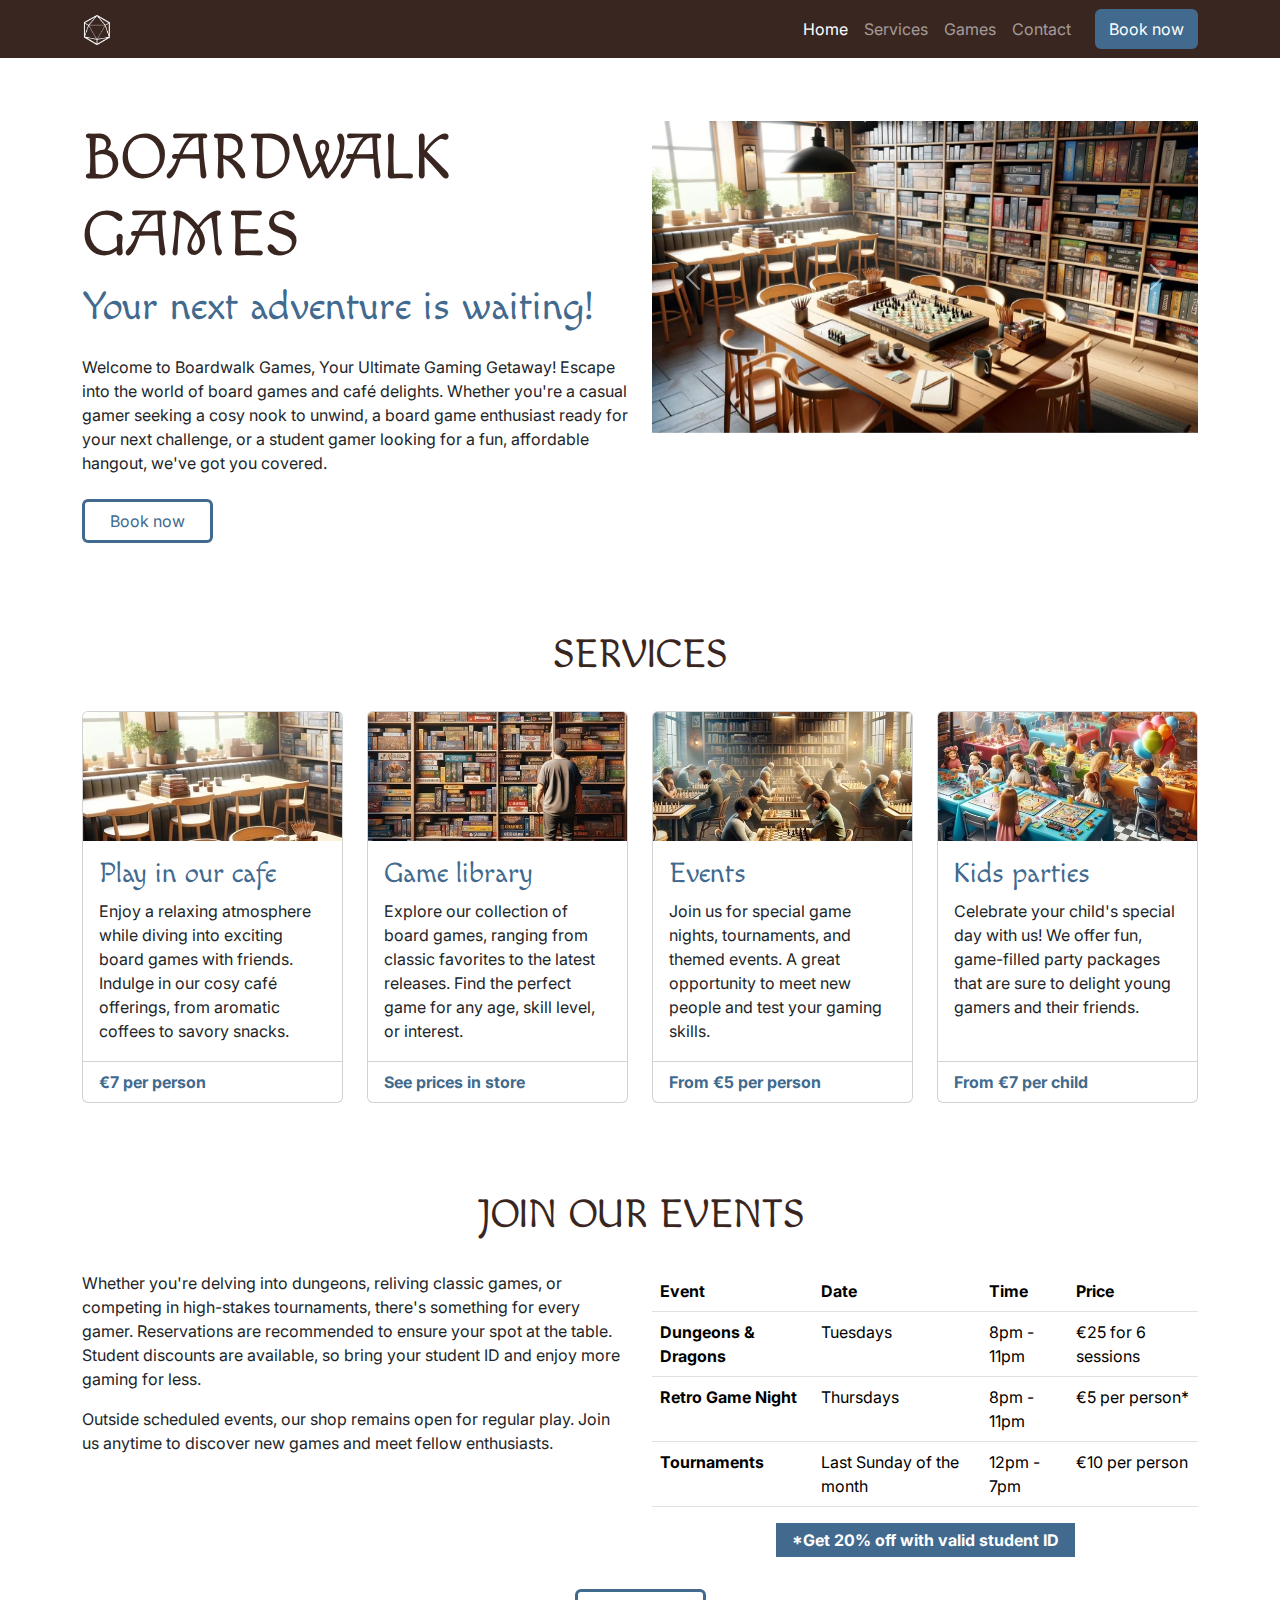
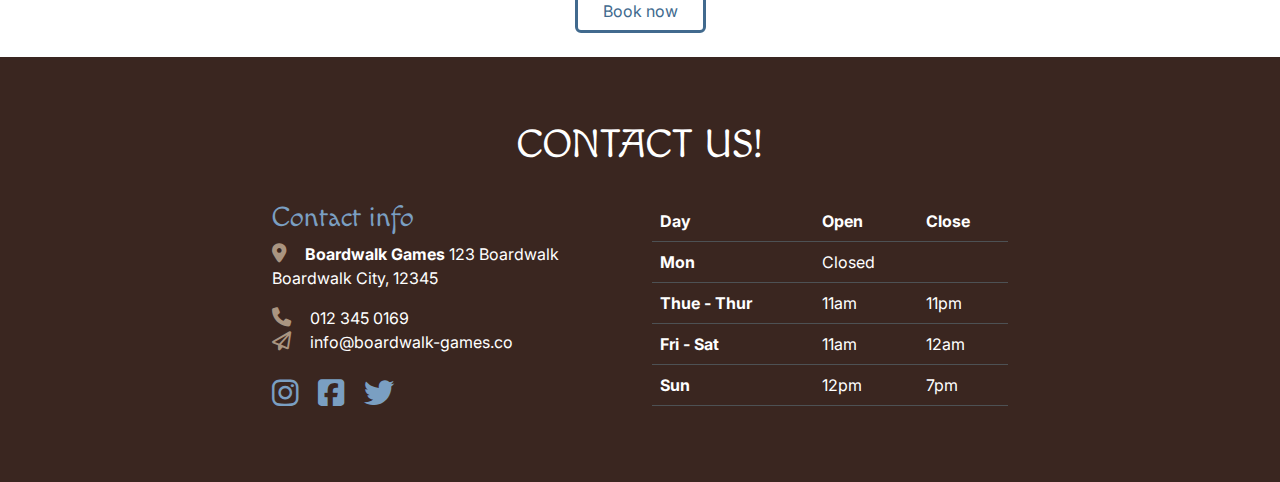
<file: index.html>
<!DOCTYPE html>
<html lang="en">
<head>
    <meta charset="UTF-8">
    <meta name="viewport" content="width=device-width, initial-scale=1.0">
    <meta name="description" content="Boardwalk Games, your ultimate gaming retreat! Perfect for casual gamers, enthusiasts, and student gatherings. Visit us for your next adventure in board gaming.">
    <title>Boardwalk Games | Home</title>
    <link href="https://cdn.jsdelivr.net/npm/bootstrap@5.3.3/dist/css/bootstrap.min.css" rel="stylesheet" integrity="sha384-QWTKZyjpPEjISv5WaRU9OFeRpok6YctnYmDr5pNlyT2bRjXh0JMhjY6hW+ALEwIH" crossorigin="anonymous">
    <link rel="stylesheet" href="https://cdnjs.cloudflare.com/ajax/libs/font-awesome/6.6.0/css/all.min.css">
    <link rel="stylesheet" href="./assets/styles.css">
    <link rel="apple-touch-icon" sizes="180x180" href="assets/images/apple-touch-icon.png">
    <link rel="icon" type="image/png" sizes="32x32" href="assets/images/favicon-32x32.png">
    <link rel="icon" type="image/png" sizes="16x16" href="assets/images/favicon-16x16.png">
</head>
<body class="d-flex flex-column min-vh-100">
    <nav id="navbar" class="navbar navbar-expand-lg bg-body-tertiary fixed-top" data-bs-theme="dark">
        <div class="container">
          <a class="navbar-brand" href="#">
            <img src="./assets/images/logo-sm-white.png" class="logo" alt="Logo">
          </a>
          <button class="navbar-toggler" type="button" data-bs-toggle="collapse" data-bs-target="#navbarNav" aria-controls="navbarNav" aria-expanded="false" aria-label="Toggle navigation">
            <span class="navbar-toggler-icon"></span>
          </button>
          <div class="collapse navbar-collapse" id="navbarNav">
            <ul class="navbar-nav ms-auto">
              <li class="nav-item">
                <a class="nav-link active" aria-current="page" href="#">Home</a>
              </li>
              <li class="nav-item">
                <a class="nav-link" href="#services">Services</a>
              </li>
              <li class="nav-item">
                <a class="nav-link" href="./game-library.html">Games</a>
              </li>
              <li class="nav-item">
                <a class="nav-link" href="#contact">Contact</a>
              </li>
              <li class="nav-item">
                <a href="booking.html" class="btn custom-button-filled ms-lg-3">Book now</a>
              </li>
            </ul>
          </div>
        </div>
      </nav>
     <header id="header" class="container section">
        <div class="row">
            <div class="col-12 col-xl-6 text-center text-xl-start">
                <h1 class="display-3">Boardwalk Games</h1>
                <p class="lead display-6 sub-heading-color">Your next adventure is waiting!</p>
                <p class="my-4">
                    Welcome to Boardwalk Games, Your Ultimate Gaming Getaway! Escape into the world of board games and café delights. Whether you're a casual gamer seeking a cosy nook to unwind, a board game enthusiast ready for your next challenge, or a student gamer looking for a fun, affordable hangout, we've got you covered.
                </p>
                <a href="booking.html" class="btn custom-button-outline mb-4">Book now</a>
            </div>
            <div class="col-12 col-xl-6">
                <div id="carouselExampleAutoplaying" class="carousel slide" data-bs-ride="carousel">
                    <div class="carousel-inner">
                      <div class="carousel-item active">
                        <img src="./assets/images/boardwalk-games-carousel-image-1.webp" class="d-block w-100" alt="The inside of Boardwalk Games with bookshelves filled with boardgames, and wooden tables to play at">
                      </div>
                      <div class="carousel-item">
                        <img src="./assets/images/boardwalk-games-carousel-image-2.webp" class="d-block w-100" alt="The inside of Boardwalk Games with bookshelves filled with boardgames, and wooden tables to play at">
                      </div>
                      <div class="carousel-item">
                        <img src="./assets/images/boardwalk-games-carousel-image-3.webp" class="d-block w-100" alt="The inside of Boardwalk Games with bookshelves filled with boardgames, and wooden tables to play at">
                      </div>
                      <div class="carousel-item">
                        <img src="./assets/images/boardwalk-games-carousel-image-4.webp" class="d-block w-100" alt="The back-room at Boardwalk Games set up for a Dungeons and Dragons evening">
                      </div>
                      <div class="carousel-item">
                        <img src="./assets/images/boardwalk-games-carousel-image-5.webp" class="d-block w-100" alt="A cup of steaming coffee on a wooden table, some playing cards, and a notebook.">
                      </div>
                      <div class="carousel-item">
                        <img src="./assets/images/boardwalk-games-carousel-image-6.webp" class="d-block w-100" alt="Students playing a card game at Boardwalk Games">
                      </div>
                    </div>
                    <button class="carousel-control-prev" type="button" data-bs-target="#carouselExampleAutoplaying" data-bs-slide="prev">
                      <span class="carousel-control-prev-icon" aria-hidden="true"></span>
                      <span class="visually-hidden">Previous</span>
                    </button>
                    <button class="carousel-control-next" type="button" data-bs-target="#carouselExampleAutoplaying" data-bs-slide="next">
                      <span class="carousel-control-next-icon" aria-hidden="true"></span>
                      <span class="visually-hidden">Next</span>
                    </button>
                  </div>
            </div>
        </div>
     </header>

     <main>
        <section id="services" class="container section">
            <div class="row">
                <div class="col-12 text-center">
                    <h2 class="display-6">Services</h2>
                </div>
                <div class="col-12 col-md-6 col-xl-3">
                    <div class="card">
                        <img src="assets/images/services-1.webp" class="card-img-top"
                            alt="Boardwalk games cafe table by a window, stacks of boardgames can be seen on the table">
                        <div class="card-body">
                            <h3 class="card-title sub-heading-color">Play in our cafe</h3>
                            <p class="card-text">
                                Enjoy a relaxing atmosphere while diving into exciting board
                                games with friends. Indulge in our cosy café offerings, from
                                aromatic coffees to savory snacks.
                            </p>
                        </div>
                        <div class="card-footer">
                            <p class="mb-0">€7 per person</p>
                        </div>
                    </div>
                </div>
                <div class="col-12 col-md-6 col-xl-3">
                    <div class="card">
                        <img src="assets/images/services-2.webp" class="card-img-top"
                            alt="Board games stacked in bookshelves, a man can be seen browsing the shelves" />
                        <div class="card-body">
                            <!-- bootstrap cards come as h5 by default, changed to h3 to fit project heading hierarchy -->
                            <h3 class="card-title sub-heading-color">Game library</h3>
                            <p class="card-text">
                                Explore our collection of board games, ranging from classic
                                favorites to the latest releases. Find the perfect game for
                                any age, skill level, or interest.
                            </p>
                        </div>
                        <div class="card-footer">
                            <p class="mb-0">See prices in store</p>
                        </div>
                    </div>
                </div>
                <div class="col-12 col-md-6 col-xl-3">
                    <div class="card">
                        <img src="assets/images/services-3.webp" class="card-img-top" alt="A chess tournament being held at Boardwalk Games">
                        <div class="card-body">
                            <h3 class="card-title sub-heading-color">Events</h3>
                            <p class="card-text">
                                Join us for special game nights, tournaments, and themed
                                events. A great opportunity to meet new people and test your
                                gaming skills.
                            </p>
                        </div>
                        <div class="card-footer">
                            <p class="mb-0">From €5 per person</p>
                        </div>
                    </div>
                </div>
                <div class="col-12 col-md-6 col-xl-3">
                    <div class="card">
                        <img src="assets/images/services-4.webp" class="card-img-top"
                            alt="A kids party being held at Boardwalk Games">
                        <div class="card-body">
                            <h3 class="card-title sub-heading-color">Kids parties</h3>
                            <p class="card-text">
                                Celebrate your child's special day with us! We offer fun,
                                game-filled party packages that are sure to delight young
                                gamers and their friends.
                            </p>
                        </div>
                        <div class="card-footer">
                            <p class="mb-0">From €7 per child</p>
                        </div>
                    </div>
                </div>
            </div>
        </section>
        <section id="booking" class="container section">
          <div class="row">
            <div class="col-12">
              <h2 class="display-6 text-center">Join Our Events</h2>
            </div>
            <div class="col-12 col-md-6">
              <p>Whether you're delving into dungeons, reliving classic games, or competing in high-stakes tournaments, there's something for every gamer. Reservations are recommended to ensure your spot at the table. Student discounts are available, so bring your student ID and enjoy more gaming for less.
              </p>
              <p>Outside scheduled events, our shop remains open for regular play. Join us anytime to discover new games and meet fellow enthusiasts.</p>
            </div>
            <div class="col-12 col-md-6 d-flex flex-column align-items-center">
              <div class="table-responsive">
              <table class="table table-hover">
                <thead>
                  <tr>
                    <th scope="col">Event</th>
                    <th scope="col">Date</th>
                    <th scope="col">Time</th>
                    <th scope="col">Price</th>
                  </tr>
                </thead>
                <tbody>
                  <tr>
                    <th scope="row">Dungeons & Dragons</th>
                    <td>Tuesdays</td>
                    <td>8pm - 11pm</td>
                    <td>€25 for 6 sessions</td>
                  </tr>
                  <tr>
                    <th scope="row">Retro Game Night</th>
                    <td>Thursdays</td>
                    <td>8pm - 11pm</td>
                    <td>€5 per person*</td>
                  </tr>
                  <tr>
                    <th scope="row">Tournaments</th>
                    <td>Last Sunday of the month</td>
                    <td>12pm - 7pm</td>
                    <td>€10 per person</td>
                  </tr>
                </tbody>
              </table>
            </div>
              <p class="text-center lead">*Get 20% off with valid student ID</p>
            </div>
            <div class="col-12 d-flex justify-content-center mt-3">
              <a href="/booking.html" class="btn custom-button-outline mb-4">Book now</a>
            </div>
          </div>
        </section>
     </main>

     <footer id="contact" class="mt-auto">
      <div class="container section">
        <div class="row justify-content-center">
            <div class="col-12">
             <h2 class="display-6 text-center">Contact us!</h2>
            </div>
            <div class="col-12 col-md-6 col-xl-4">
             <h3 class="sub-heading-color">Contact info</h3>
             <address>
                 <strong><i class="fa-solid fa-location-dot"></i> Boardwalk Games</strong>
                 123 Boardwalk <br>
                 Boardwalk City, 12345
             </address>
             <p>
                 <i class="fa-solid fa-phone"></i> 012 345 0169 <br>
                 <i class="fa-regular fa-paper-plane"></i> info@boardwalk-games.co
             </p>
             <div class="social-links my-4">
                 <a href="https://www.instagram.com/" target="_blank" aria-label="Visit our Instagram page (opens in a new tab)" rel="noopener"><i class="fa-brands fa-instagram"></i></a>
                 <a href="https://www.facebook.com/" target="_blank" aria-label="Visit our Facebook page (opens in a new tab)" rel="noopener"><i class="fa-brands fa-square-facebook"></i></a>
                 <a href="https://x.com/" target="_blank" aria-label="Visit our X feed page (opens in a new tab)" rel="noopener"><i class="fa-brands fa-twitter"></i></a>
             </div>
            </div>
            <div class="col-12 col-md-6 col-xl-4">
              <table class="table table-dark">
                <thead>
                  <tr>
                    <th scope="col">Day</th>
                    <th scope="col">Open</th>
                    <th scope="col">Close</th>
                  </tr>
                </thead>
                <tbody>
                  <tr>
                    <th scope="row">Mon</th>
                    <td>Closed</td>
                    <td>&nbsp;</td>
                  </tr>
                  <tr>
                    <th scope="row">Thue - Thur</th>
                    <td>11am</td>
                    <td>11pm</td>
                  </tr>
                  <tr>
                    <th scope="row">Fri - Sat</th>
                    <td>11am</td>
                    <td>12am</td>
                  </tr>
                  <tr>
                    <th scope="row">Sun</th>
                    <td>12pm</td>
                    <td>7pm</td>
                  </tr>
                </tbody>
              </table>
            </div>
        </div>
      </div>
     </footer>

    <script src="https://cdn.jsdelivr.net/npm/bootstrap@5.3.3/dist/js/bootstrap.bundle.min.js" integrity="sha384-YvpcrYf0tY3lHB60NNkmXc5s9fDVZLESaAA55NDzOxhy9GkcIdslK1eN7N6jIeHz" crossorigin="anonymous"></script>
    <!-- JavaScript code to ensure the Bootstrap mobile navbar collapses when navigating to in-page links -->
<script>
  document
      .querySelectorAll(".navbar-collapse .nav-link")
      .forEach((link) => {
          link.addEventListener("click", function (e) {
              let section = document.querySelector(e.target.getAttribute("href"));
              if (section) {
                  e.preventDefault(); // Prevent default anchor click behavior
                  let navbarHeight = document.querySelector(".navbar-toggler").offsetHeight;
                  window.scroll({
                      top: section.offsetTop - navbarHeight, // Adjust for navbar height
                      behavior: "smooth",
                  });
                  document
                      .querySelector(".navbar-collapse")
                      .classList.remove("show"); // Collapse navbar
              }
          });
      });
</script>
</body>
</html>
</file>
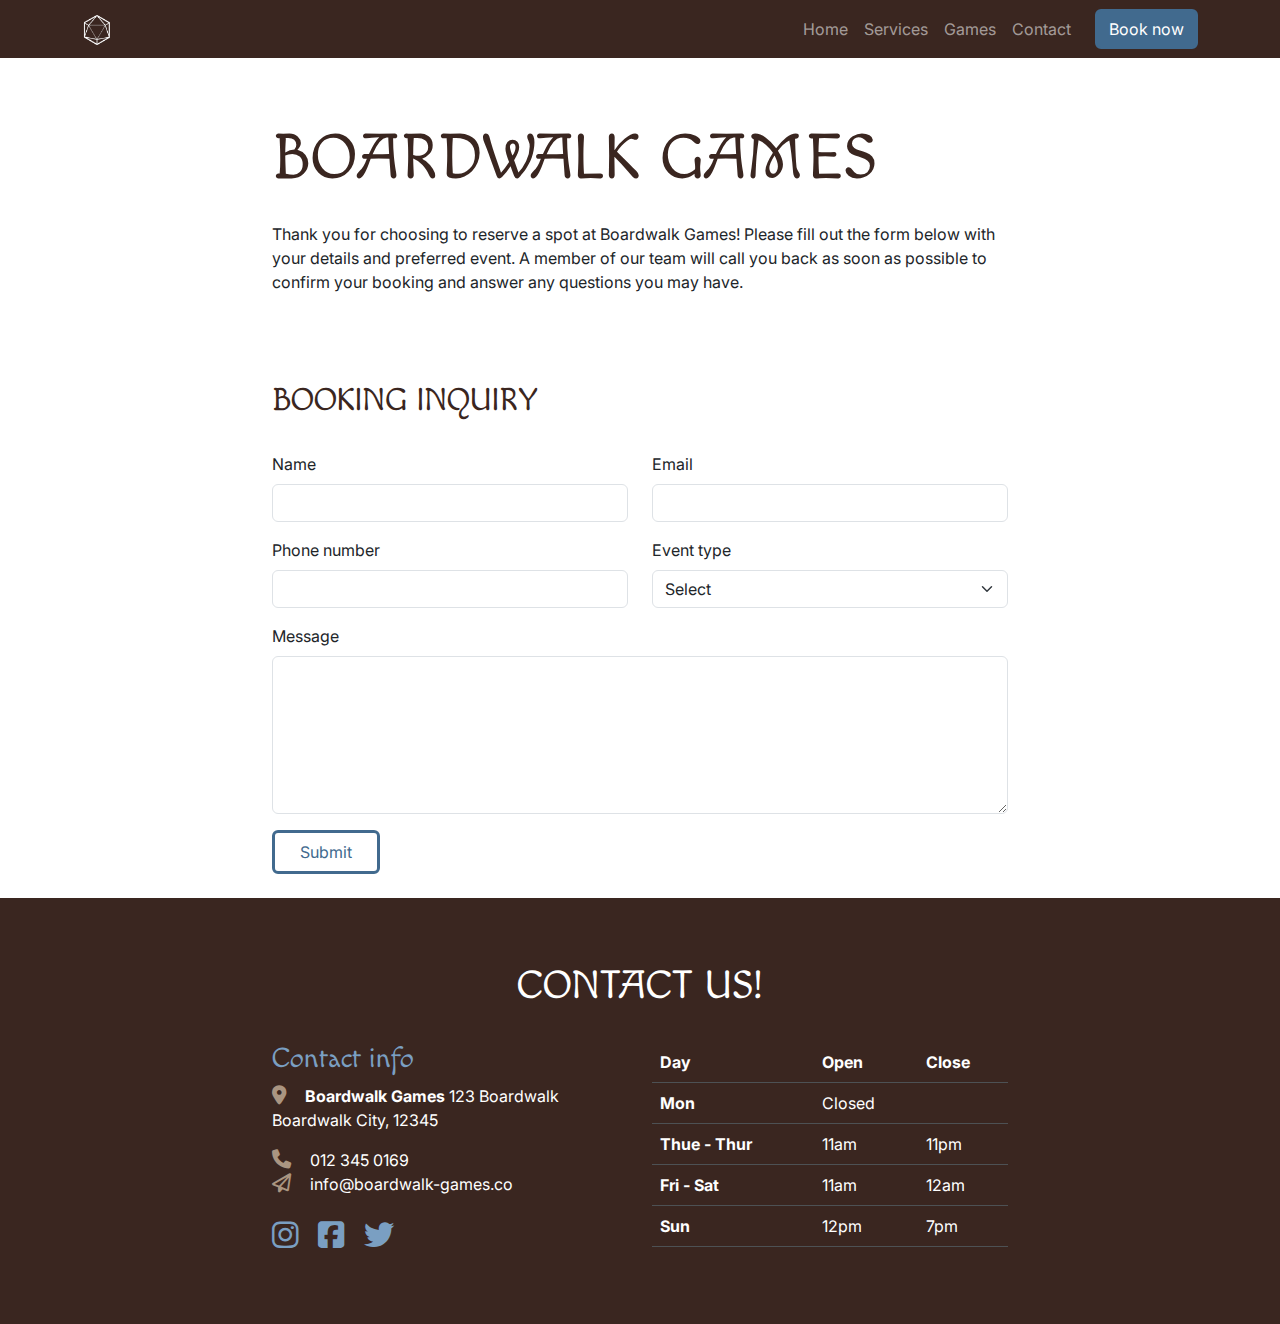
<file: booking.html>
<!DOCTYPE html>
<html lang="en">
<head>
    <meta charset="UTF-8">
    <meta name="viewport" content="width=device-width, initial-scale=1.0">
    <meta name="description" content="Boardwalk Games, your ultimate gaming retreat! Perfect for casual gamers, enthusiasts, and student gatherings. Visit us for your next adventure in board gaming.">
    <title>Boardwalk Games | Booking inquiry</title>
    <link href="https://cdn.jsdelivr.net/npm/bootstrap@5.3.3/dist/css/bootstrap.min.css" rel="stylesheet" integrity="sha384-QWTKZyjpPEjISv5WaRU9OFeRpok6YctnYmDr5pNlyT2bRjXh0JMhjY6hW+ALEwIH" crossorigin="anonymous">
    <link rel="stylesheet" href="https://cdnjs.cloudflare.com/ajax/libs/font-awesome/6.6.0/css/all.min.css">
    <link rel="stylesheet" href="./assets/styles.css">
    <link rel="apple-touch-icon" sizes="180x180" href="assets/images/apple-touch-icon.png">
    <link rel="icon" type="image/png" sizes="32x32" href="assets/images/favicon-32x32.png">
    <link rel="icon" type="image/png" sizes="16x16" href="assets/images/favicon-16x16.png">
</head>
<body class="d-flex flex-column min-vh-100">
    <nav id="navbar" class="navbar navbar-expand-lg bg-body-tertiary fixed-top" data-bs-theme="dark">
        <div class="container">
          <a class="navbar-brand" href="#">
            <img src="./assets/images/logo-sm-white.png" class="logo" alt="Logo">
          </a>
          <button class="navbar-toggler" type="button" data-bs-toggle="collapse" data-bs-target="#navbarNav" aria-controls="navbarNav" aria-expanded="false" aria-label="Toggle navigation">
            <span class="navbar-toggler-icon"></span>
          </button>
          <div class="collapse navbar-collapse" id="navbarNav">
            <ul class="navbar-nav ms-auto">
              <li class="nav-item">
                <a class="nav-link" href="./index.html">Home</a>
              </li>
              <li class="nav-item">
                <a class="nav-link" href="/index.html#services">Services</a>
              </li>
              <li class="nav-item">
                <a class="nav-link" href="./game-library.html">Games</a>
              </li>
              <li class="nav-item">
                <a class="nav-link" href="index.html#contact">Contact</a>
              </li>
              <li class="nav-item">
                <a href="booking.html" class="btn custom-button-filled ms-lg-3" aria-current="page">Book now</a>
              </li>
            </ul>
          </div>
        </div>
      </nav>
      <header id="header" class="container section">
        <div class="row justify-content-center">
            <div class="col-12 col-md-8 text-center text-xl-start">
                <h1 class="display-3">Boardwalk Games</h1>
                <p class="my-4">
                    Thank you for choosing to reserve a spot at Boardwalk Games! Please
                    fill out the form below with your details and preferred event. A
                    member of our team will call you back as soon as possible to confirm
                    your booking and answer any questions you may have.
                </p>
            </div>
        </div>
    </header>

    <main>
        <!-- Booking inquiry form section -->
        <section id="booking-form" class="container section">
            <div class="row justify-content-center">
                <div class="col-12 col-md-8">
                    <h2>Booking inquiry</h2>
                    <form action="/success.html" method="get">
                        <div class="row">
                            <div class="col-12 col-lg-6 mb-3">
                                <label for="name" class="form-label">Name</label>
                                <input type="text" class="form-control" id="name" name="name" required>
                            </div>
                            <div class="col-12 col-lg-6 mb-3">
                                <label for="email" class="form-label">Email</label>
                                <input type="email" class="form-control" id="email" name="email" required>
                            </div>
                            <div class="col-12 col-lg-6 mb-3">
                                <label for="phone" class="form-label">Phone number</label>
                                <input type="number" class="form-control" id="phone" name="phone" required>
                            </div>
                            <div class="col-12 col-lg-6 mb-3">
                                <label for="event-type" class="form-label">Event type</label>
                                <select id="event-type" class="form-select" name="event-type" required>
                                    <option value="" selected>Select</option>
                                    <option value="regular-play">Reserve a table</option>
                                    <option value="dnd">Dungeons & Dragons</option>
                                    <option value="retro-night">Retro Game Night</option>
                                    <option value="tournament">Tournament</option>
                                    <option value="kids-party">Kids party</option>
                                </select>
                            </div>
                            <div class="col-12 mb-3">
                                <label for="message" class="form-label">Message</label>
                                <textarea class="form-control" rows="6" id="message" name="message" required></textarea>
                            </div>
                        </div>
    
                        <button type="submit" class="btn custom-button-outline mb-4">Submit</button>
                    </form>
                </div>
            </div>
        </section>
    </main>

    <footer id="contact" class="mt-auto">
        <div class="container section">
          <div class="row justify-content-center">
              <div class="col-12">
               <h2 class="display-6 text-center">Contact us!</h2>
              </div>
              <div class="col-12 col-md-6 col-xl-4">
               <h3 class="sub-heading-color">Contact info</h3>
               <address>
                   <strong><i class="fa-solid fa-location-dot"></i> Boardwalk Games</strong>
                   123 Boardwalk <br>
                   Boardwalk City, 12345
               </address>
               <p>
                   <i class="fa-solid fa-phone"></i> 012 345 0169 <br>
                   <i class="fa-regular fa-paper-plane"></i> info@boardwalk-games.co
               </p>
               <div class="social-links my-4">
                   <a href="https://www.instagram.com/" target="_blank" aria-label="Visit our Instagram page (opens in a new tab)" rel="noopener"><i class="fa-brands fa-instagram"></i></a>
                   <a href="https://www.facebook.com/" target="_blank" aria-label="Visit our Facebook page (opens in a new tab)" rel="noopener"><i class="fa-brands fa-square-facebook"></i></a>
                   <a href="https://x.com/" target="_blank" aria-label="Visit our X feed page (opens in a new tab)" rel="noopener"><i class="fa-brands fa-twitter"></i></a>
               </div>
              </div>
              <div class="col-12 col-md-6 col-xl-4">
                <table class="table table-dark">
                  <thead>
                    <tr>
                      <th scope="col">Day</th>
                      <th scope="col">Open</th>
                      <th scope="col">Close</th>
                    </tr>
                  </thead>
                  <tbody>
                    <tr>
                      <th scope="row">Mon</th>
                      <td>Closed</td>
                      <td>&nbsp;</td>
                    </tr>
                    <tr>
                      <th scope="row">Thue - Thur</th>
                      <td>11am</td>
                      <td>11pm</td>
                    </tr>
                    <tr>
                      <th scope="row">Fri - Sat</th>
                      <td>11am</td>
                      <td>12am</td>
                    </tr>
                    <tr>
                      <th scope="row">Sun</th>
                      <td>12pm</td>
                      <td>7pm</td>
                    </tr>
                  </tbody>
                </table>
              </div>
          </div>
        </div>
       </footer>

    <script src="https://cdn.jsdelivr.net/npm/bootstrap@5.3.3/dist/js/bootstrap.bundle.min.js" integrity="sha384-YvpcrYf0tY3lHB60NNkmXc5s9fDVZLESaAA55NDzOxhy9GkcIdslK1eN7N6jIeHz" crossorigin="anonymous"></script>
</body>
</html>
</file>
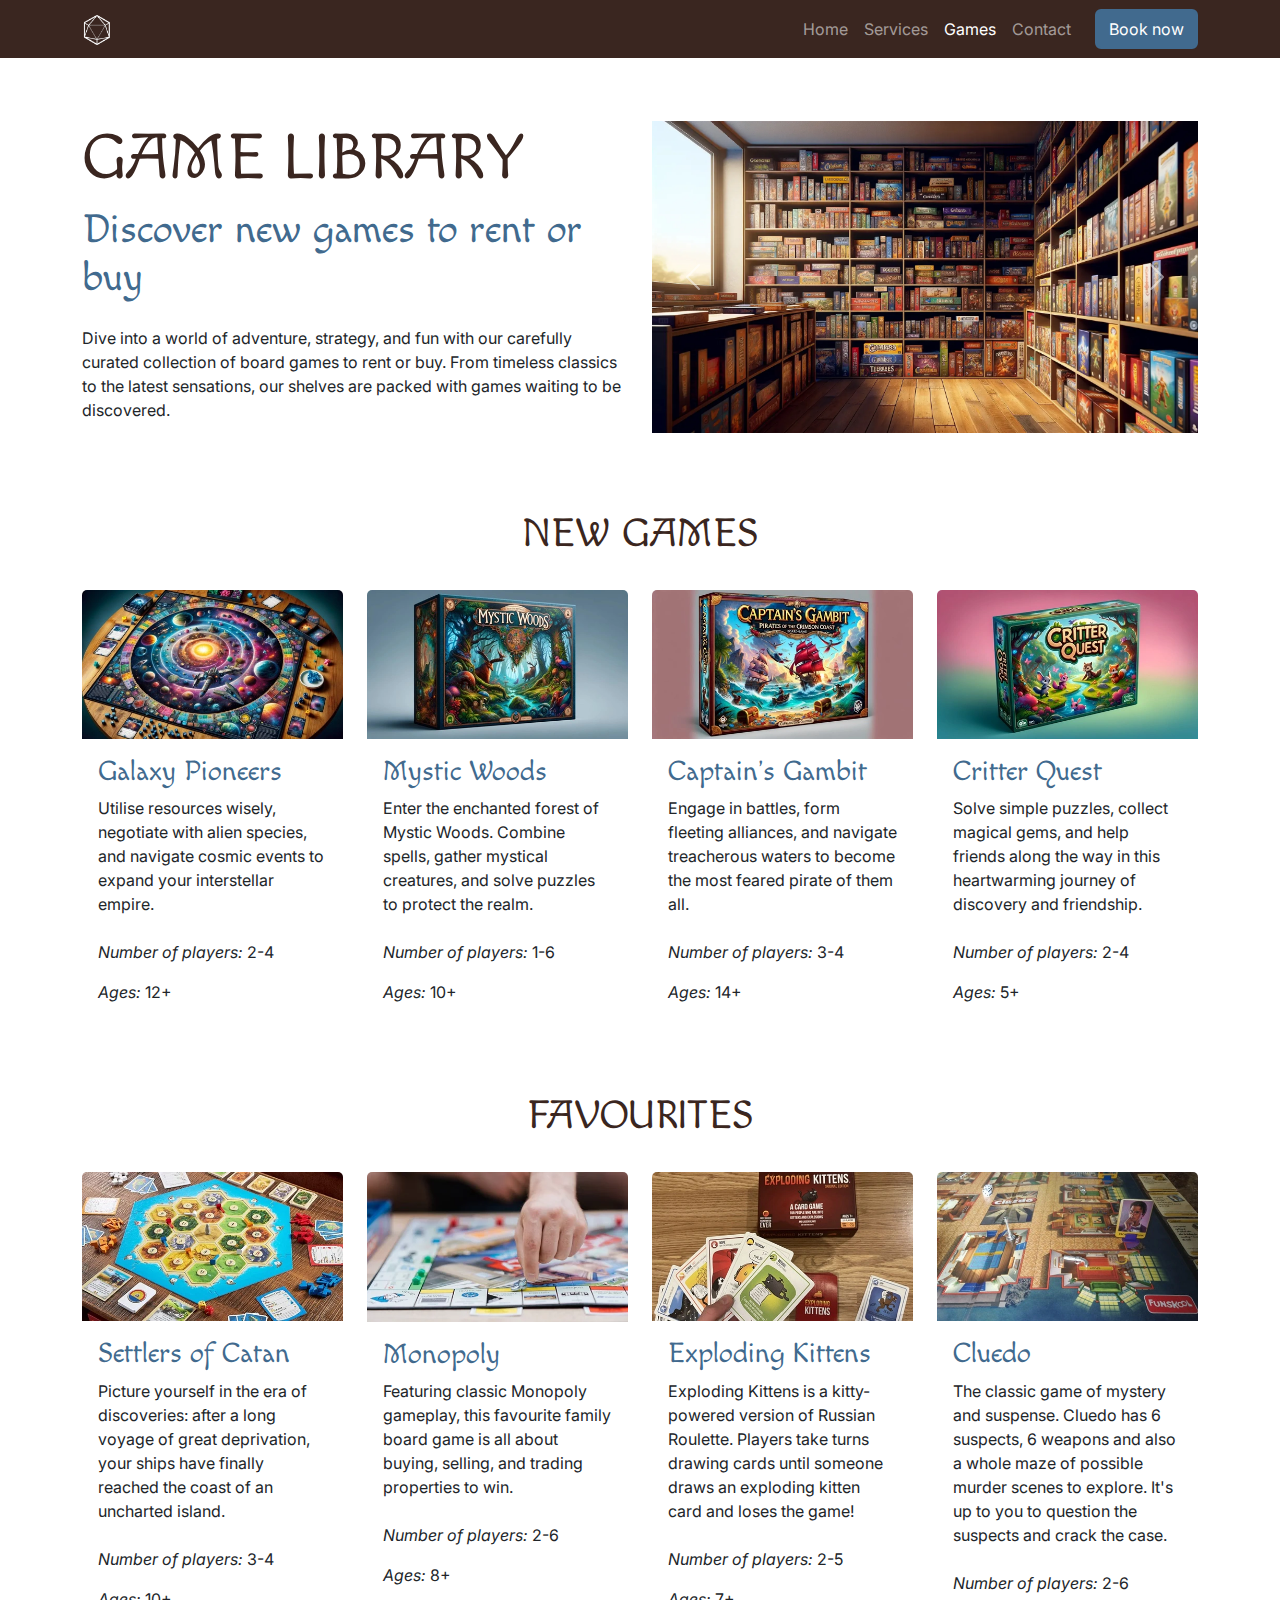
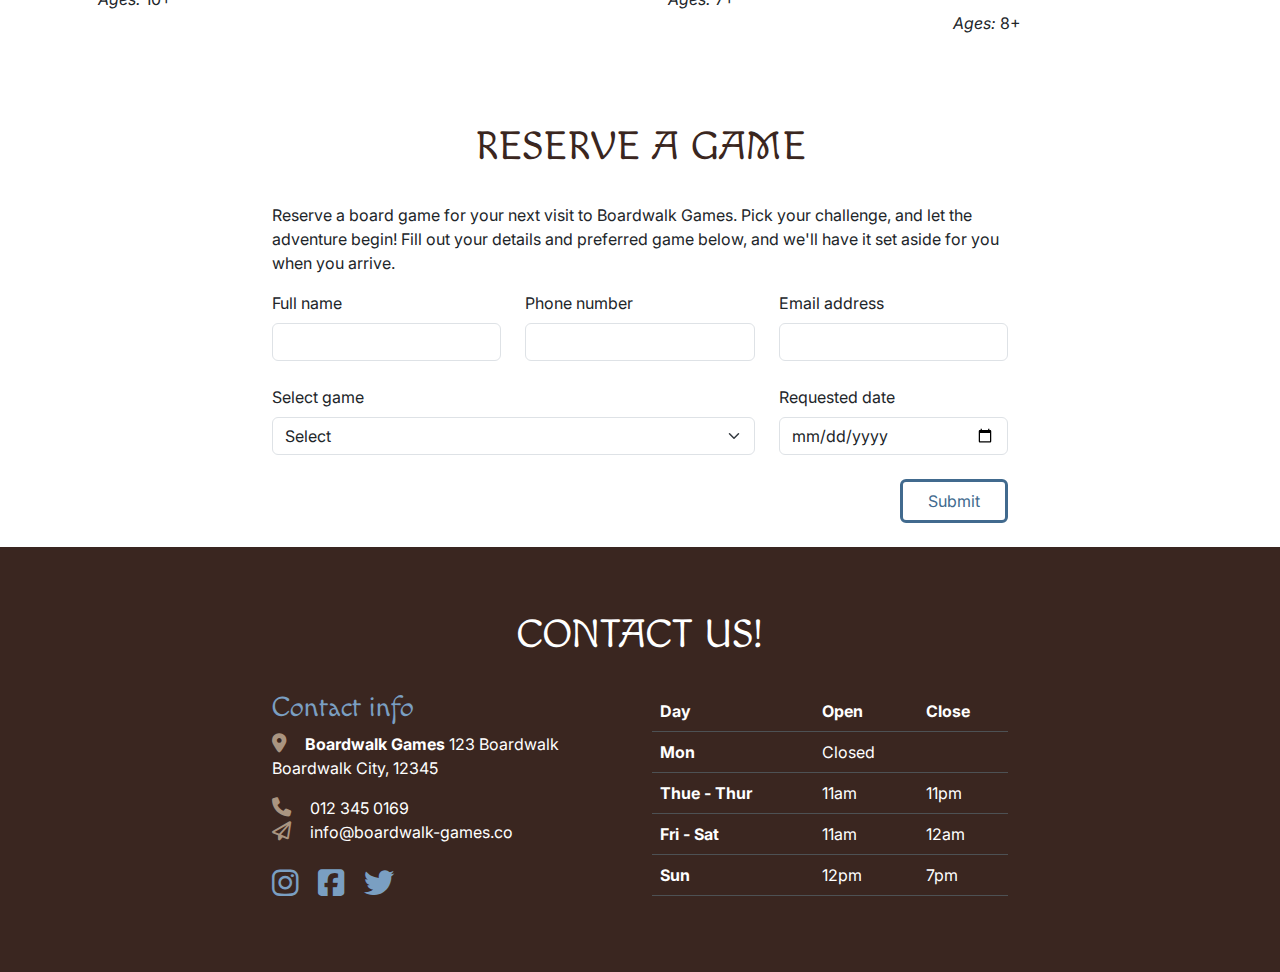
<file: game-library.html>
<!DOCTYPE html>
<html lang="en">
<head>
    <meta charset="UTF-8">
    <meta name="viewport" content="width=device-width, initial-scale=1.0">
    <meta name="description" content="Explore Boardwalk Games' vast library of engaging and exciting board games available for rent or purchase. Reserve your game online and embark on your next board game adventure today!">
    <title>Boardwalk Games | Game Library</title>
    <link href="https://cdn.jsdelivr.net/npm/bootstrap@5.3.3/dist/css/bootstrap.min.css" rel="stylesheet" integrity="sha384-QWTKZyjpPEjISv5WaRU9OFeRpok6YctnYmDr5pNlyT2bRjXh0JMhjY6hW+ALEwIH" crossorigin="anonymous">
    <link rel="stylesheet" href="https://cdnjs.cloudflare.com/ajax/libs/font-awesome/6.6.0/css/all.min.css">
    <link rel="stylesheet" href="./assets/styles.css">
    <link rel="apple-touch-icon" sizes="180x180" href="assets/images/apple-touch-icon.png">
    <link rel="icon" type="image/png" sizes="32x32" href="assets/images/favicon-32x32.png">
    <link rel="icon" type="image/png" sizes="16x16" href="assets/images/favicon-16x16.png">
</head>
<body class="d-flex flex-column min-vh-100">
    <nav id="navbar" class="navbar navbar-expand-lg bg-body-tertiary fixed-top" data-bs-theme="dark">
        <div class="container">
          <a class="navbar-brand" href="#">
            <img src="./assets/images/logo-sm-white.png" class="logo" alt="Logo">
          </a>
          <button class="navbar-toggler" type="button" data-bs-toggle="collapse" data-bs-target="#navbarNav" aria-controls="navbarNav" aria-expanded="false" aria-label="Toggle navigation">
            <span class="navbar-toggler-icon"></span>
          </button>
          <div class="collapse navbar-collapse" id="navbarNav">
            <ul class="navbar-nav ms-auto">
              <li class="nav-item">
                <a class="nav-link" href="./index.html">Home</a>
              </li>
              <li class="nav-item">
                <a class="nav-link" href="index.html#services">Services</a>
              </li>
              <li class="nav-item">
                <a class="nav-link active" aria-current="page" href="./game-library.html">Games</a>
              </li>
              <li class="nav-item">
                <a class="nav-link" href="index.html#contact">Contact</a>
              </li>
              <li class="nav-item">
                <a href="booking.html" class="btn custom-button-filled ms-lg-3">Book now</a>
              </li>
            </ul>
          </div>
        </div>
      </nav>
     <header id="header" class="container section">
        <div class="row">
            <div class="col-12 col-xl-6 text-center text-xl-start">
                <h1 class="display-3">Game Library</h1>
                <p class="lead display-6 sub-heading-color">Discover new games to rent or buy</p>
                <p class="my-4">
                    Dive into a world of adventure, strategy, and fun with our carefully curated collection of board games to rent or buy. From timeless classics to the latest sensations, our shelves are packed with games waiting to be discovered.
                </p>
            </div>
            <div class="col-12 col-xl-6">
                <div id="carouselExampleAutoplaying" class="carousel slide" data-bs-ride="carousel">
                    <div class="carousel-inner">
                      <div class="carousel-item active">
                        <img src="./assets/images/game-library-carousel-1.webp" class="d-block w-100" alt="Bookshelves filled with boardgames">
                      </div>
                      <div class="carousel-item">
                        <img src="./assets/images/game-library-carousel-2.webp" class="d-block w-100" alt="Bookshelves filled with boardgames">
                      </div>
                      <div class="carousel-item">
                        <img src="./assets/images/game-library-carousel-3.webp" class="d-block w-100" alt="Bookshelves filled with boardgames, one man is browsing the shelves">
                      </div>
                      <div class="carousel-item">
                        <img src="./assets/images/game-library-carousel-4.webp" class="d-block w-100" alt="8 board games stacked on top of each other">
                      </div>
                    </div>
                    <button class="carousel-control-prev" type="button" data-bs-target="#carouselExampleAutoplaying" data-bs-slide="prev">
                      <span class="carousel-control-prev-icon" aria-hidden="true"></span>
                      <span class="visually-hidden">Previous</span>
                    </button>
                    <button class="carousel-control-next" type="button" data-bs-target="#carouselExampleAutoplaying" data-bs-slide="next">
                      <span class="carousel-control-next-icon" aria-hidden="true"></span>
                      <span class="visually-hidden">Next</span>
                    </button>
                  </div>
            </div>
        </div>
     </header>

    <main>
        <section id="new-games" class="container section">
            <div class="row">
                <div class="col-12 text-center">
                    <h2 class="display-6">New games</h2>
                </div>
                <div class="col-12 col-md-6 col-xl-3">
                    <div class="card">
                        <img src="assets/images/new-games-1.webp" class="card-img-top"
                            alt="Galaxy Pioneers board game" />
                        <div class="card-body">
                            <!-- bootstrap cards come as h5 by default, changed to h3 to fit project heading hierarchy -->
                            <h3 class="card-title sub-heading-color">Galaxy Pioneers</h3>
                            <p class="card-text">
                                Utilise resources wisely, negotiate with alien species, and navigate cosmic events to expand your interstellar empire.
                            </p>
                        </div>
                        <div class="card-footer">
                            <p><em>Number of players:</em> 2-4</p>
                            <p><em>Ages:</em> 12+</p>
                        </div>
                    </div>
                </div>
                <div class="col-12 col-md-6 col-xl-3">
                    <div class="card">
                        <img src="/assets/images/new-games-2.webp" class="card-img-top"
                            alt="Mystic Woods board game box" />
                        <div class="card-body">
                            <!-- bootstrap cards come as h5 by default, changed to h3 to fit project heading hierarchy -->
                            <h3 class="card-title sub-heading-color">Mystic Woods</h3>
                            <p class="card-text">
                                Enter the enchanted forest of Mystic Woods. Combine spells, gather mystical creatures, and solve puzzles to protect the realm.
                            </p>
                        </div>
                        <div class="card-footer">
                            <p><em>Number of players:</em> 1-6</p>
                            <p><em>Ages:</em> 10+</p>
                        </div>
                    </div>
                </div>
                <div class="col-12 col-md-6 col-xl-3">
                    <div class="card">
                        <img src="assets/images/new-games-3.webp" class="card-img-top"
                            alt="Captain's Gambit board game box" />
                        <div class="card-body">
                            <!-- bootstrap cards come as h5 by default, changed to h3 to fit project heading hierarchy -->
                            <h3 class="card-title sub-heading-color">Captain's Gambit</h3>
                            <p class="card-text">
                                Engage in battles, form fleeting alliances, and navigate treacherous waters to become the most feared pirate of them all.
                            </p>
                        </div>
                        <div class="card-footer">
                            <p><em>Number of players:</em> 3-4</p>
                            <p><em>Ages:</em> 14+</p>
                        </div>
                    </div>
                </div>
                <div class="col-12 col-md-6 col-xl-3">
                    <div class="card">
                        <img src="assets/images/new-games-4.webp" class="card-img-top"
                            alt="Critter Quest board game box" />
                        <div class="card-body">
                            <!-- bootstrap cards come as h5 by default, changed to h3 to fit project heading hierarchy -->
                            <h3 class="card-title sub-heading-color">Critter Quest</h3>
                            <p class="card-text">
                                Solve simple puzzles, collect magical gems, and help friends along the way in this heartwarming journey of discovery and friendship.
                            </p>
                        </div>
                        <div class="card-footer">
                            <p><em>Number of players:</em> 2-4</p>
                            <p><em>Ages:</em> 5+</p>
                        </div>
                    </div>
                </div>
            </div>
        </section>

        <section id="fav-games" class="container section">
            <div class="row">
                <div class="col-12 text-center">
                    <h2 class="display-6">Favourites</h2>
                </div>
                <div class="col-12 col-md-6 col-xl-3">
                    <div class="card">
                        <img src="assets/images/fav-games-1.webp" class="card-img-top"
                            alt="Settlers of Catan board game" />
                        <div class="card-body">
                            <!-- bootstrap cards come as h5 by default, changed to h3 to fit project heading hierarchy -->
                            <h3 class="card-title sub-heading-color">Settlers of Catan</h3>
                            <p class="card-text">
                                Picture yourself in the era of discoveries: after a long voyage of great deprivation, your ships have finally reached the coast of an uncharted island.
                            </p>
                        </div>
                        <div class="card-footer">
                            <p><em>Number of players:</em> 3-4</p>
                            <p><em>Ages:</em> 10+</p>
                        </div>
                    </div>
                </div>
                <div class="col-12 col-md-6 col-xl-3">
                    <div class="card">
                        <img src="/assets/images/fav-games-2.webp" class="card-img-top"
                            alt="Monopoly board game" />
                        <div class="card-body">
                            <!-- bootstrap cards come as h5 by default, changed to h3 to fit project heading hierarchy -->
                            <h3 class="card-title sub-heading-color">Monopoly</h3>
                            <p class="card-text">
                                Featuring classic Monopoly gameplay, this favourite family board game is all about buying, selling, and trading properties to win.
                            </p>
                        </div>
                        <div class="card-footer">
                            <p><em>Number of players:</em> 2-6</p>
                            <p><em>Ages:</em> 8+</p>
                        </div>
                    </div>
                </div>
                <div class="col-12 col-md-6 col-xl-3">
                    <div class="card">
                        <img src="assets/images/fav-games-3.webp" class="card-img-top"
                            alt="Exploding Kittens card game" />
                        <div class="card-body">
                            <!-- bootstrap cards come as h5 by default, changed to h3 to fit project heading hierarchy -->
                            <h3 class="card-title sub-heading-color">Exploding Kittens</h3>
                            <p class="card-text">
                                Exploding Kittens is a kitty-powered version of Russian Roulette. Players take turns drawing cards until someone draws an exploding kitten card and loses the game!
                            </p>
                        </div>
                        <div class="card-footer">
                            <p><em>Number of players:</em> 2-5</p>
                            <p><em>Ages:</em> 7+</p>
                        </div>
                    </div>
                </div>
                <div class="col-12 col-md-6 col-xl-3">
                    <div class="card">
                        <img src="assets/images/fav-games-4.webp" class="card-img-top"
                            alt="Cluedo board game" />
                        <div class="card-body">
                            <!-- bootstrap cards come as h5 by default, changed to h3 to fit project heading hierarchy -->
                            <h3 class="card-title sub-heading-color">Cluedo</h3>
                            <p class="card-text">
                                The classic game of mystery and suspense. Cluedo has 6 suspects, 6 weapons and also a whole maze of possible murder scenes to explore. It's up to you to question the suspects and crack the case.
                            </p>
                        </div>
                        <div class="card-footer">
                            <p><em>Number of players:</em> 2-6</p>
                            <p><em>Ages:</em> 8+</p>
                        </div>
                    </div>
                </div>
            </div>
        </section>
        <section class="container section">
            <div class="row d-flex flex-colum justify-content-center">
                <div class="col-12 col-md-8">
                    <h2 class="display-6 text-center">Reserve a Game</h2>
                    <p>
                        Reserve a board game for your next visit to Boardwalk Games. Pick your challenge, and let the adventure begin! Fill out your details and preferred game below, and we'll have it set aside for you when you arrive.
                    </p>
                </div>
            <form action="./success.html" class="col-12 col-md-8">
                <div class="row">
                <div class="col-xl-4 mb-4">
                    <label for="fname" class="form-label">Full name</label>
                    <input type="text" class="form-control" id="fname" name="fname" required>
                </div>
                <div class="col-xl-4 mb-4">
                    <label for="phone" class="form-label">Phone number</label>
                    <input type="number" class="form-control" id="phone" name="phone" required>
                </div>
                <div class="col-xl-4 mb-4">
                    <label for="email" class="form-label">Email address</label>
                    <input type="email" class="form-control" id="email" name="email" required>
                </div>
                <div class="col-xl-8 mb-4">
                    <label for="game" class="form-label">Select game</label>
                    <select name="game" id="game" class="form-select" aria-label="Select game" required >
                        <option value="">Select</option>
                        <option value="galaxy-pioneers">Galaxy Pioneers</option>
                        <option value="mystic-woods">Mystic Woods</option>
                        <option value="captain's-gambit">Captain's Gambit</option>
                        <option value="critter-quest">Critter Quest</option>
                        <option value="setters-of-catan">Setters of Catan</option>
                        <option value="monopoly">Monopoly</option>
                        <option value="exploding-kittens">Exploding Kittens</option>
                        <option value="cluedo">Cluedo</option>
                    </select>
                </div>
                <div class="col-xl-4 mb-4">
                    <label for="date" class="form-label">Requested date</label>
                    <input type="date" class="form-control" id="date" name="date" required>
                </div>
                </div>
                <div class="col-12 d-flex justify-content-end">
                    <button type="submit" class="btn custom-button-outline mb-4">Submit</button>
                </div>
            </form>
            </div>
        </section>
    </main>

    <footer id="contact" class="mt-auto">
        <div class="container section">
          <div class="row justify-content-center">
              <div class="col-12">
               <h2 class="display-6 text-center">Contact us!</h2>
              </div>
              <div class="col-12 col-md-6 col-xl-4">
               <h3 class="sub-heading-color">Contact info</h3>
               <address>
                   <strong><i class="fa-solid fa-location-dot"></i> Boardwalk Games</strong>
                   123 Boardwalk <br>
                   Boardwalk City, 12345
               </address>
               <p>
                   <i class="fa-solid fa-phone"></i> 012 345 0169 <br>
                   <i class="fa-regular fa-paper-plane"></i> info@boardwalk-games.co
               </p>
               <div class="social-links my-4">
                   <a href="https://www.instagram.com/" target="_blank" aria-label="Visit our Instagram page (opens in a new tab)" rel="noopener"><i class="fa-brands fa-instagram"></i></a>
                   <a href="https://www.facebook.com/" target="_blank" aria-label="Visit our Facebook page (opens in a new tab)" rel="noopener"><i class="fa-brands fa-square-facebook"></i></a>
                   <a href="https://x.com/" target="_blank" aria-label="Visit our X feed page (opens in a new tab)" rel="noopener"><i class="fa-brands fa-twitter"></i></a>
               </div>
              </div>
              <div class="col-12 col-md-6 col-xl-4">
                <table class="table table-dark">
                  <thead>
                    <tr>
                      <th scope="col">Day</th>
                      <th scope="col">Open</th>
                      <th scope="col">Close</th>
                    </tr>
                  </thead>
                  <tbody>
                    <tr>
                      <th scope="row">Mon</th>
                      <td>Closed</td>
                      <td>&nbsp;</td>
                    </tr>
                    <tr>
                      <th scope="row">Thue - Thur</th>
                      <td>11am</td>
                      <td>11pm</td>
                    </tr>
                    <tr>
                      <th scope="row">Fri - Sat</th>
                      <td>11am</td>
                      <td>12am</td>
                    </tr>
                    <tr>
                      <th scope="row">Sun</th>
                      <td>12pm</td>
                      <td>7pm</td>
                    </tr>
                  </tbody>
                </table>
              </div>
          </div>
        </div>
       </footer>

    <script src="https://cdn.jsdelivr.net/npm/bootstrap@5.3.3/dist/js/bootstrap.bundle.min.js" integrity="sha384-YvpcrYf0tY3lHB60NNkmXc5s9fDVZLESaAA55NDzOxhy9GkcIdslK1eN7N6jIeHz" crossorigin="anonymous"></script>
</body>
</html>
</file>
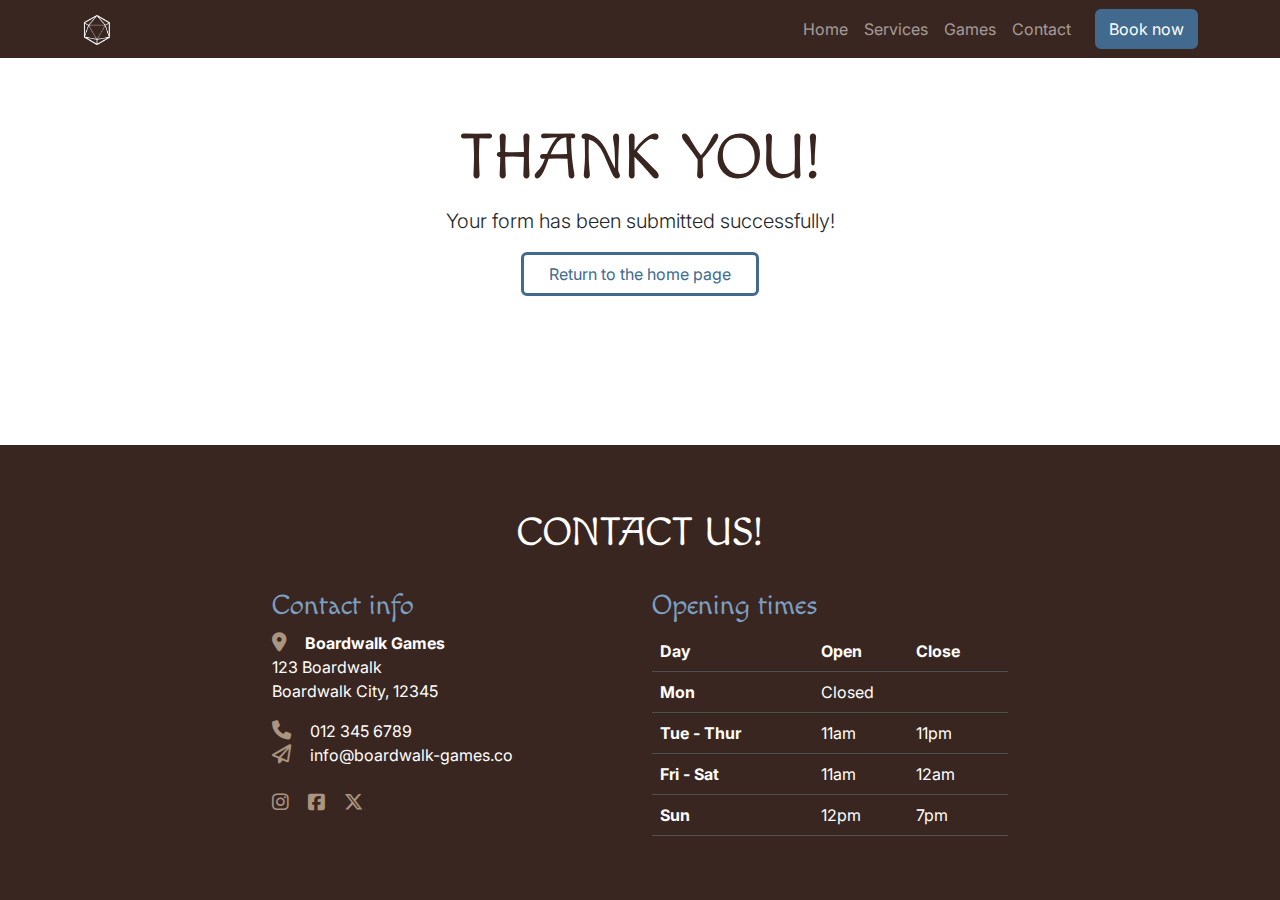
<file: success.html>
<!DOCTYPE html>
<html lang="en">

<head>
  <meta charset="UTF-8">
  <meta name="viewport" content="width=device-width, initial-scale=1.0">
  <meta name="description"
    content="Thank you for booking with Boardwalk Games! Your reservation request has been received and is being processed.">

  <!-- favicons generated by favicon.io -->
  <link rel="apple-touch-icon" sizes="180x180" href="assets/images/apple-touch-icon.png">
  <link rel="icon" type="image/png" sizes="32x32" href="assets/images/favicon-32x32.png">
  <link rel="icon" type="image/png" sizes="16x16" href="assets/images/favicon-16x16.png">

  <!-- font awesome -->
  <link rel="stylesheet" href="https://cdnjs.cloudflare.com/ajax/libs/font-awesome/6.6.0/css/all.min.css">

  <title>Boardwalk Games | Thank you</title>

  <!-- bootstrap 5 css -->
  <link href="https://cdn.jsdelivr.net/npm/bootstrap@5.3.3/dist/css/bootstrap.min.css" rel="stylesheet" integrity="sha384-QWTKZyjpPEjISv5WaRU9OFeRpok6YctnYmDr5pNlyT2bRjXh0JMhjY6hW+ALEwIH" crossorigin="anonymous">
  <!-- custom css -->
  <link rel="stylesheet" href="/assets/styles.css">
</head>

<!-- classes on body set to work with mt-auto on footer to 
    ensure it always stays at the bottom of the page -->

<body class="d-flex flex-column min-vh-100">
  <!-- Navigation -->
  <nav id="navbar" class="navbar navbar-expand-lg fixed-top" data-bs-theme="dark">
    <div class="container">
      <a class="navbar-brand" href="index.html">
        <img class="logo" src="assets/images/logo-sm-white.png" alt="Boardwalk Games Logo">
      </a>
      <button class="navbar-toggler" type="button" data-bs-toggle="collapse" data-bs-target="#navbarNav"
        aria-controls="navbarNav" aria-expanded="false" aria-label="Toggle navigation">
        <span class="navbar-toggler-icon"></span>
      </button>
      <div class="collapse navbar-collapse" id="navbarNav">
        <ul class="navbar-nav ms-auto">
          <li class="nav-item">
            <a class="nav-link" href="index.html">Home</a>
          </li>
          <li class="nav-item">
            <a class="nav-link" href="index.html#services">Services</a>
          </li>
          <li class="nav-item">
            <a class="nav-link" href="game-library.html">Games</a>
          </li>
          <li class="nav-item">
            <a class="nav-link" href="index.html#contact">Contact</a>
          </li>
          <li class="nav-item">
            <a class="btn custom-button-filled ms-3" href="booking.html">Book now</a>
          </li>
        </ul>
      </div>
    </div>
  </nav>

  <!-- success message for users who successfully submit a form -->
  <main id="success" class="container section text-center">
    <div class="row justify-content-center">
      <div class="col-12 col-md-8">
        <h1 class="display-3">Thank you!</h1>
        <p class="lead">Your form has been submitted successfully!</p>
        <a href="index.html" class="btn custom-button-outline mb-5">Return to the home page</a>
      </div>
    </div>
  </main>

  <!-- contact section -->
  <footer id="contact" class="mt-auto">
    <div class="container section">
      <div class="row justify-content-center">
        <div class="col-12 text-center">
          <h2 class="display-6">Contact us!</h2>
        </div>
        <div class="col-12 col-md-6 col-xl-4">
          <h3 class="sub-heading-color">Contact info</h3>
          <!-- business address in <address> element for semantic html -->
          <address>
            <strong><i class="fa-solid fa-location-dot"></i> Boardwalk Games</strong>
            <br>
            123 Boardwalk
            <br>
            Boardwalk City, 12345
          </address>
          <p>
            <i class="fa-solid fa-phone"></i> 012 345 6789<br>
            <i class="fa-regular fa-paper-plane"></i> info@boardwalk-games.co
          </p>
          <div class="social-icons mt-4">
            <a href="https://www.instagram.com" target="_blank" rel="noopener"
              aria-label="Visit our Instagram page (opens in a new tab)"><i class="fa-brands fa-instagram"></i></a>
            <a href="https://www.facebook.com" target="_blank" rel="noopener"
              aria-label="Visit our Facebook page (opens in a new tab)"><i class="fa-brands fa-square-facebook"></i></a>
            <a href="https://www.twitter.com" target="_blank" rel="noopener"
              aria-label="Visit our Twitter feed (opens in a new tab)"><i class="fa-brands fa-x-twitter"></i></a>
          </div>
        </div>
        <div class="col-12 col-md-6 col-xl-4">
          <h3 class="sub-heading-color">Opening times</h3>
          <table class="table table-dark">
            <thead>
              <tr>
                <th scope="col">Day</th>
                <th scope="col">Open</th>
                <th scope="col">Close</th>
              </tr>
            </thead>
            <tbody>
              <tr>
                <th scope="row">Mon</th>
                <td colspan="2">Closed</td>
              </tr>
              <tr>
                <th scope="row">Tue - Thur</th>
                <td>11am</td>
                <td>11pm</td>
              </tr>
              <tr>
                <th scope="row">Fri - Sat</th>
                <td>11am</td>
                <td>12am</td>
              </tr>
              <tr>
                <th scope="row">Sun</th>
                <td>12pm</td>
                <td>7pm</td>
              </tr>
            </tbody>
          </table>
        </div>
      </div>
    </div>
  </footer>

  <!-- bootstrap 5 js -->
  <script src="https://cdn.jsdelivr.net/npm/bootstrap@5.3.3/dist/js/bootstrap.bundle.min.js" integrity="sha384-YvpcrYf0tY3lHB60NNkmXc5s9fDVZLESaAA55NDzOxhy9GkcIdslK1eN7N6jIeHz" crossorigin="anonymous"></script>
</body>

</html>
</file>
<file: assets/styles.css>
@import url('https://fonts.googleapis.com/css2?family=Inter:ital,opsz,wght@0,14..32,100..900;1,14..32,100..900&family=Macondo&display=swap');

:root {
    --primary-font: "Inter", sans-serif;
    --secondary-font: "Macondo", cursive;
    --primary-color: #3a2620;
    --secondary-color: #aa9581;
    --highlight-color: #416a8e;
    --highlight-color-light: #7a9fc2;
    --color-white: #fff;
}

body {
    font-family: var(--primary-font);
    padding-top: 57.15px;
}

h1,
h2,
h3 {
    font-family: var(--secondary-font);
    color: var(--primary-color);
}

h1, h2 {
    text-transform: uppercase;
}

h2 {
    margin-bottom: 2rem;
}

.sub-heading-color {
    color: var(--highlight-color);
}

.section {
    padding-top: 4rem;
}

.custom-button-filled {
    background-color: var(--highlight-color);
    border: 2px solid var(--highlight-color);
    color: var(--color-white);
}

.custom-button-filled:hover {
    border: 2px solid var(--secondary-color);
    background-color: var(--secondary-color);
}

.custom-button-outline {
    border: 3px solid var(--highlight-color);
    color: var(--highlight-color);
    padding: 7px 25px;
}

.custom-button-outline:hover {
    background-color: var(--highlight-color);
    color: var(--color-white);
}

#navbar {
    background-color: var(--primary-color) !important;   
}

#navbar .logo {
    width: 30px;
}

#header .lead {
    font-family: var(--secondary-font);
}

#services .card {
    margin-bottom: 1.5rem;
}

#services .card-footer {
    font-weight: bold;
    color: var(--highlight-color);
    background-color: transparent;
}

#new-games .card,
#fav-games .card {
    border: none;
}

#new-games .card-footer,
#fav-games .card-footer {
    background-color: transparent;
    border-top: none;
}

#contact {
    background-color: var(--primary-color);
    color: var(--color-white);
    padding-bottom: 3rem;
}

#contact h2 {
    color: var(--color-white);
}

#contact .sub-heading-color {
    color: var(--highlight-color-light);
}

#contact i {
    color: var(--secondary-color);
    font-size: 1.2rem;
    margin-right: 15px;
}

#contact .social-links i {
    color: var(--highlight-color-light);
    font-size: 1.9rem;
    -webkit-transition: color 0.3s ease-in-out;
    -o-transition: color 0.3s ease-in-out;
    transition: color 0.3s ease-in-out;
}

#contact .social-links i:hover {
    color: var(--secondary-color);
}

#contact .table-dark * {
    background-color: transparent;
} 

#booking .lead {
    background-color: var(--highlight-color);
    color: var(--color-white);
    font-weight: bold;
    padding: 0.3rem 1rem;
    font-size: 0.9rem;
    width: 100%;
}

#booking .table {
    font-size: 0.8rem;
}

@media screen and (min-width: 576px) {
    #booking .table {
        font-size: 1rem;
    }

    #booking .lead {
        font-size: 1rem;
        width: auto;
    }
}
@media screen and (min-width: 768px) {
    #services .card-body {
        min-height: 191px;
    }
}
@media screen and (min-width: 992px) {
    #services .card-body {
        min-height: auto;
    }
}
@media screen and (min-width: 1200px) {
    #services .card-body {
        min-height: 220px;
    }
}
@media screen and (min-width: 1400px) {
    #services .card-body {
        min-height: 195px;
    }
}
</file>
